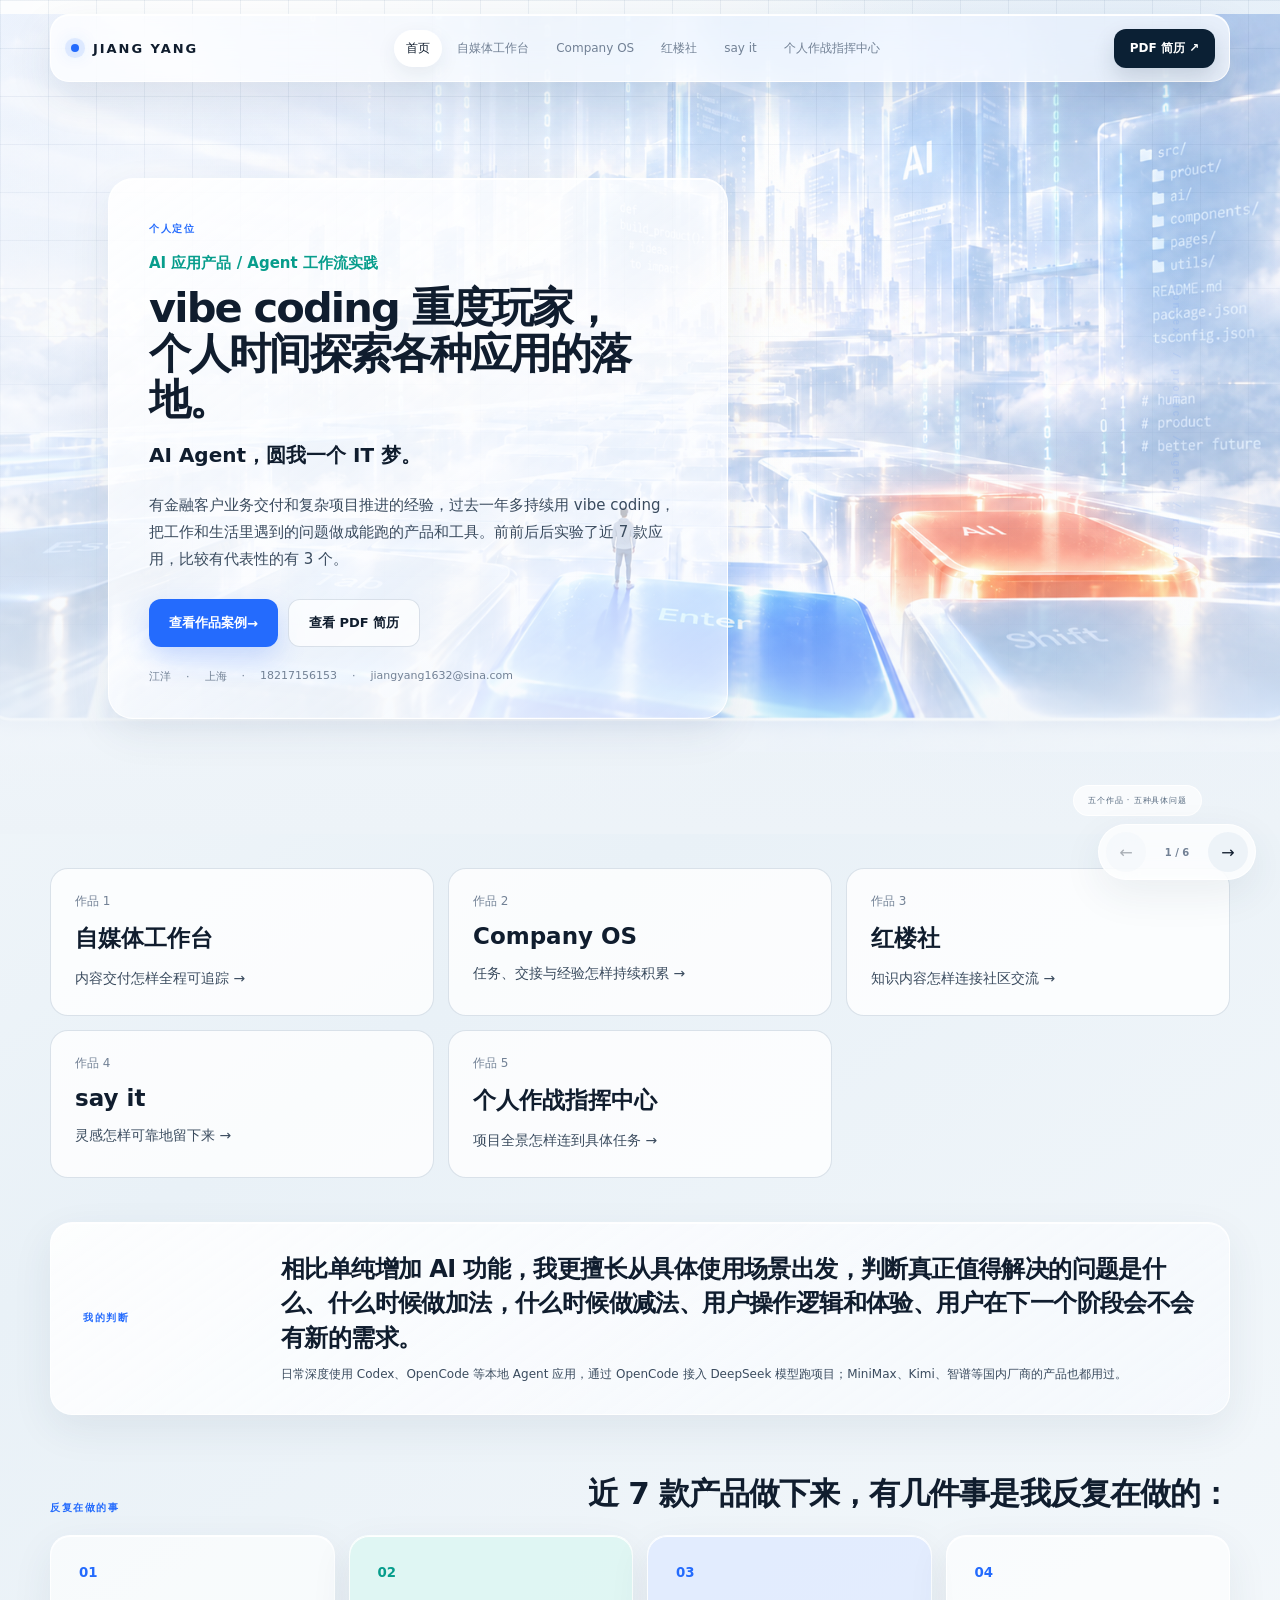
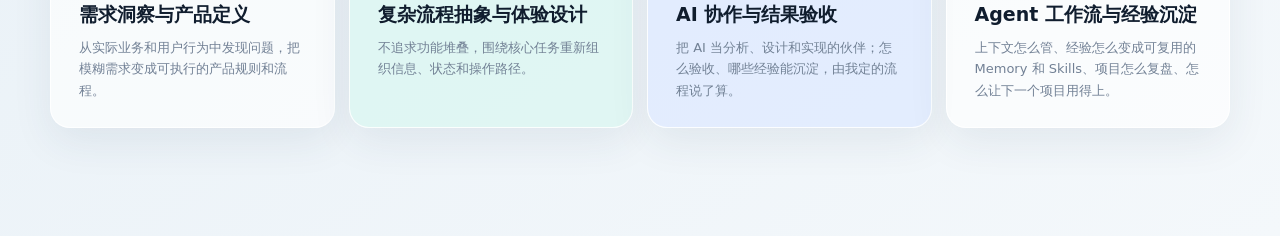
<file: index.html>
<!doctype html>
<html lang="zh-CN">
<head>
  <meta charset="UTF-8">
  <meta name="viewport" content="width=device-width, initial-scale=1, viewport-fit=cover">
  <meta name="description" content="江洋｜AI应用产品与Agent工作流实践作品集">
  <title>江洋｜AI 应用产品实践</title>
  <link rel="icon" href="data:image/svg+xml,%3Csvg xmlns='http://www.w3.org/2000/svg' viewBox='0 0 64 64'%3E%3Ccircle cx='32' cy='32' r='24' fill='%2313a88b'/%3E%3C/svg%3E">
  <link rel="stylesheet" href="style.css?v=media-4">
  <script src="data.js?v=media-4" defer></script>
  <script src="manuscript.js?v=media-4" defer></script>
  <script src="app.js?v=media-4" defer></script>
  <script src="analytics.js?v=1" defer></script>
</head>
<body>
  <a class="skip" href="#view">跳到主要内容</a>
  <header class="topbar">
    <a class="brand" href="#home" aria-label="返回首页">
      <span class="brand-node"></span>
      <strong>JIANG YANG</strong>
      <small>AI APPLICATION / AGENT WORKFLOW</small>
    </a>
    <button class="menu-button" id="menu-button" aria-expanded="false" aria-controls="main-nav">菜单</button>
    <nav id="main-nav" aria-label="主导航">
      <a href="#home">首页</a>
      <a href="#workflow">自媒体工作台</a>
      <a href="#company">Company OS</a>
      <a href="#honglou">红楼社</a>
      <a href="#sayit">say it</a>
      <a href="#radar">个人作战指挥中心</a>
    </nav>
    <a class="pdf-link" href="assets/resume.pdf" target="_blank">PDF 简历 ↗</a>
  </header>

  <main id="view" tabindex="-1"></main>

  <footer class="page-controls">
    <button id="prev" aria-label="上一页">←</button>
    <span id="page-position"></span>
    <button id="next" aria-label="下一页">→</button>
  </footer>

  <dialog id="image-dialog">
    <button id="dialog-close" aria-label="关闭图片">关闭 ×</button>
    <img id="dialog-image" alt="">
    <p id="dialog-caption"></p>
  </dialog>
</body>
</html>
</file>
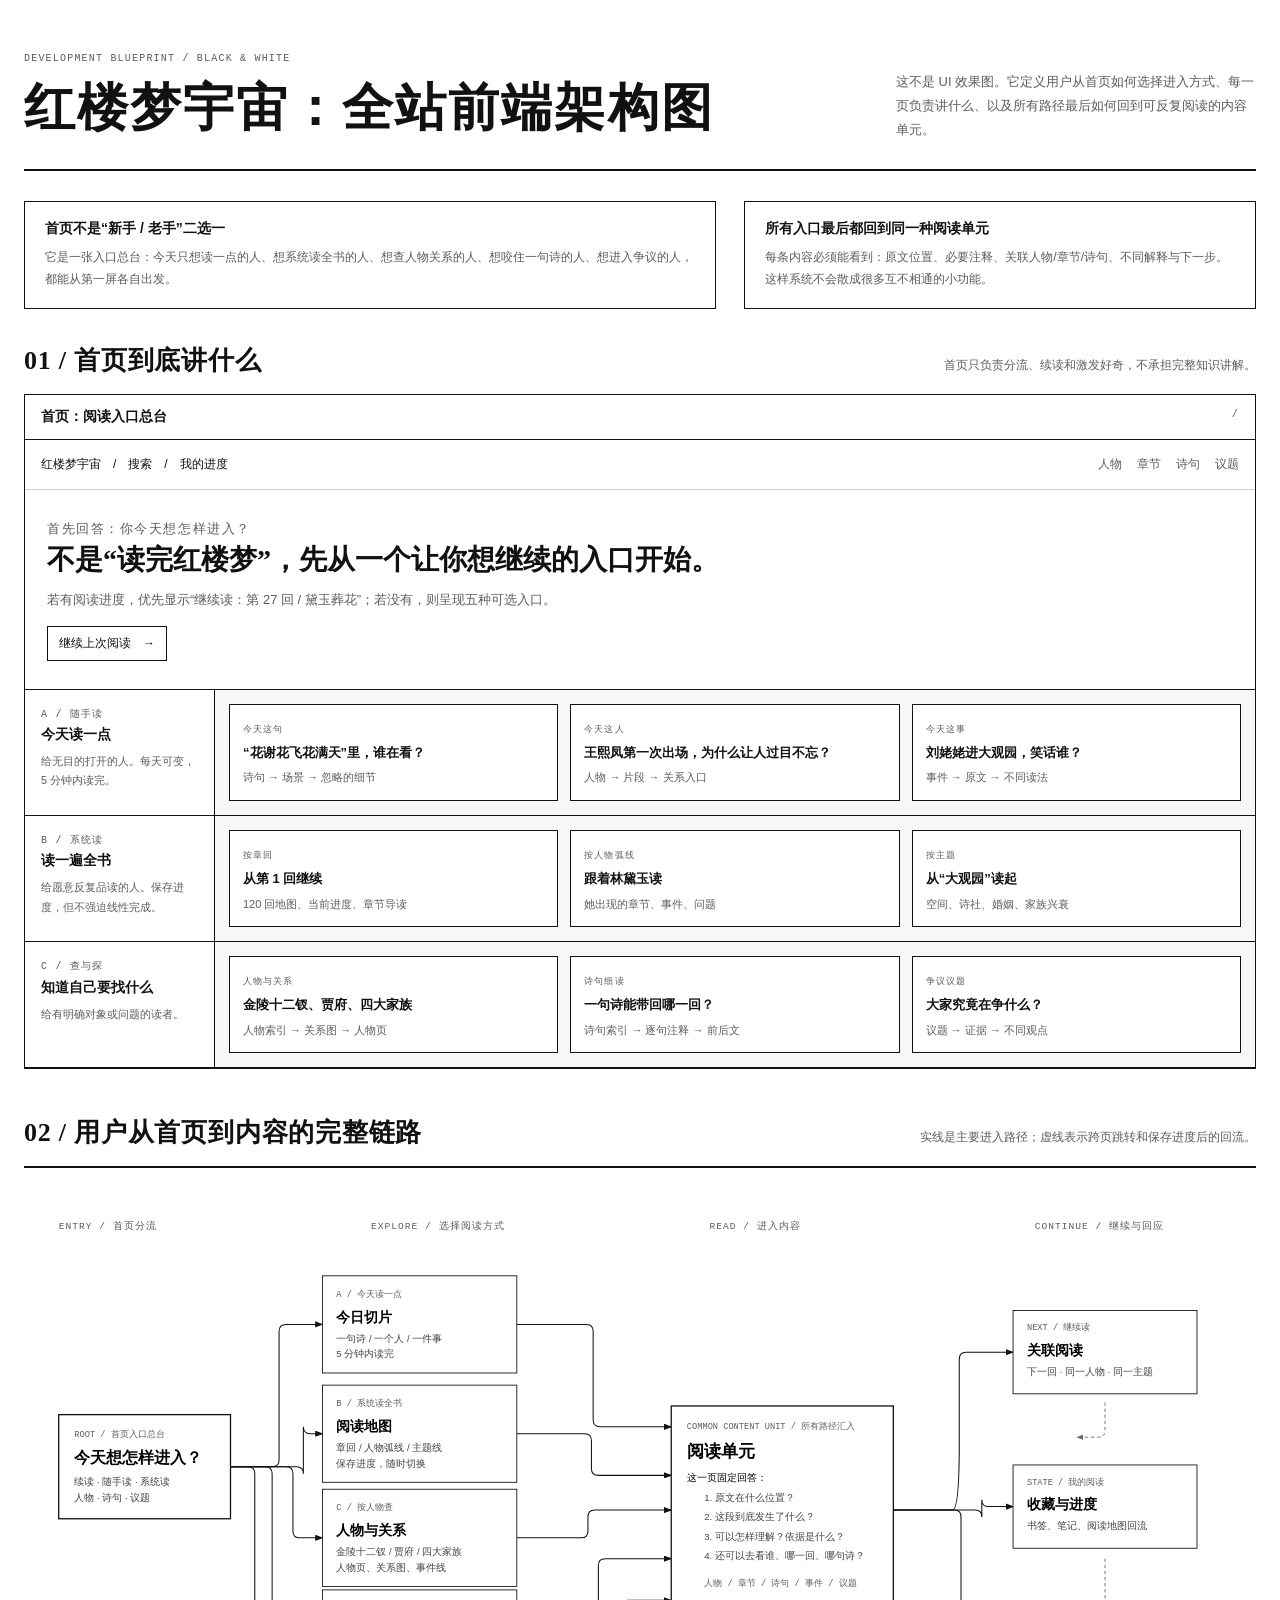
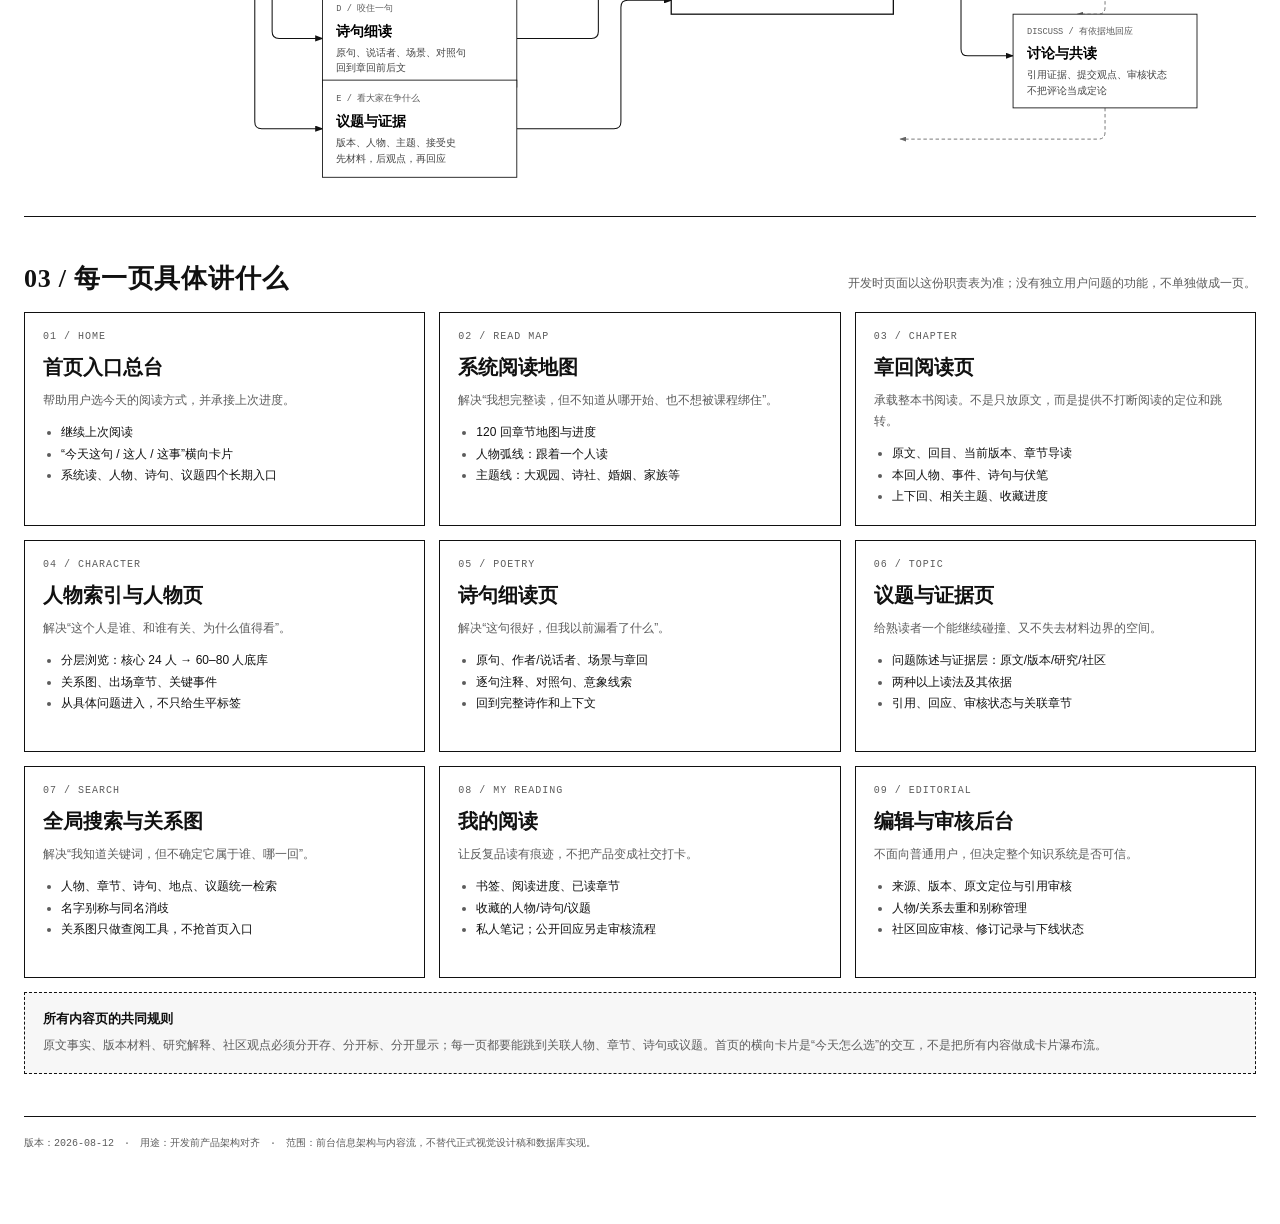
<file: assets/honglou-architecture.html>
<!doctype html>
<html lang="zh-CN">
<head>
  <meta charset="UTF-8" />
  <meta name="viewport" content="width=device-width, initial-scale=1.0" />
  <title>红楼梦宇宙 · 全站前端架构图</title>
  <style>
    :root { --paper:#fff; --ink:#111; --muted:#5c5c5c; --soft:#e8e8e8; --rule:#cfcfcf; --wash:#f7f7f7; }
    * { box-sizing:border-box; }
    body { margin:0; min-width:320px; color:var(--ink); background:var(--paper); font-family:"PingFang SC","Noto Sans SC",Arial,sans-serif; }
    .page { width:min(1480px,calc(100% - 48px)); margin:0 auto; padding:52px 0 72px; }
    header { display:flex; justify-content:space-between; gap:28px; align-items:flex-end; padding-bottom:26px; border-bottom:2px solid var(--ink); }
    .eyebrow,.tag,.node-type { margin:0; font-family:ui-monospace,SFMono-Regular,Menlo,monospace; font-size:10px; line-height:1.35; letter-spacing:.12em; color:var(--muted); }
    h1,h2,h3,p { margin-top:0; }
    h1 { margin:8px 0 0; font-family:"Songti SC","Noto Serif SC",serif; font-size:clamp(32px,4vw,52px); font-weight:600; letter-spacing:.04em; }
    .subtitle { max-width:360px; margin:0; color:var(--muted); font-size:13px; line-height:1.85; }
    .notice { display:grid; grid-template-columns:1.15fr .85fr; gap:28px; margin:30px 0 34px; }
    .notice > div { padding:18px 20px; border:1px solid var(--ink); }
    .notice strong { display:block; margin-bottom:8px; font-size:14px; }
    .notice p { margin:0; color:var(--muted); font-size:12px; line-height:1.85; }
    .wireframe { border:1px solid var(--ink); background:var(--wash); }
    .wireframe-title { display:flex; justify-content:space-between; padding:13px 16px; border-bottom:1px solid var(--ink); background:#fff; }
    .wireframe-title strong { font-size:14px; }
    .home-top { display:grid; grid-template-columns:1fr auto; gap:24px; padding:16px; border-bottom:1px solid var(--rule); background:#fff; font-size:12px; }
    .home-top nav { display:flex; gap:15px; color:var(--muted); }
    .home-hero { padding:28px 22px; border-bottom:1px solid var(--ink); background:#fff; }
    .home-hero h2 { margin-bottom:9px; font-family:"Songti SC","Noto Serif SC",serif; font-size:28px; font-weight:600; }
    .home-hero p { max-width:680px; margin:0; color:var(--muted); font-size:13px; line-height:1.8; }
    .home-hero .continue { display:inline-block; margin-top:14px; padding:8px 11px; border:1px solid var(--ink); font-size:12px; }
    .home-row { display:grid; grid-template-columns:190px 1fr; border-bottom:1px solid var(--ink); }
    .row-label { padding:18px 16px; border-right:1px solid var(--ink); background:#fff; }
    .row-label strong { display:block; margin:5px 0 7px; font-size:14px; }
    .row-label span { color:var(--muted); font-size:11px; line-height:1.65; }
    .card-track { display:grid; grid-template-columns:repeat(3,minmax(185px,1fr)); gap:12px; padding:14px; overflow:hidden; }
    .mini-card { min-height:96px; padding:13px; border:1px solid var(--ink); background:#fff; }
    .mini-card b { display:block; margin:7px 0; font-size:13px; line-height:1.5; }
    .mini-card p { margin:0; color:var(--muted); font-size:11px; line-height:1.6; }
    .mini-card .tag { font-size:9px; }
    .architecture { margin-top:46px; }
    .section-title { display:flex; align-items:baseline; justify-content:space-between; gap:20px; margin-bottom:16px; }
    .section-title h2 { margin:0; font-family:"Songti SC","Noto Serif SC",serif; font-size:26px; letter-spacing:.03em; }
    .section-title p { margin:0; color:var(--muted); font-size:12px; }
    .diagram-scroll { overflow-x:auto; border-top:2px solid var(--ink); border-bottom:1px solid var(--ink); padding:28px 0 30px; }
    svg { display:block; min-width:1210px; width:100%; height:auto; }
    .page-index { margin-top:44px; }
    .page-grid { display:grid; grid-template-columns:repeat(3,minmax(0,1fr)); gap:14px; }
    .page-card { min-height:212px; padding:18px; border:1px solid var(--ink); background:#fff; }
    .page-card .number { display:block; margin-bottom:12px; font-family:ui-monospace,SFMono-Regular,Menlo,monospace; font-size:10px; color:var(--muted); letter-spacing:.1em; }
    .page-card h3 { margin-bottom:9px; font-family:"Songti SC","Noto Serif SC",serif; font-size:20px; }
    .page-card p { margin-bottom:11px; color:var(--muted); font-size:12px; line-height:1.75; }
    .page-card ul { margin:0; padding-left:18px; font-size:12px; line-height:1.78; }
    .page-card li::marker { color:var(--muted); }
    .shared { margin-top:14px; padding:16px 18px; border:1px dashed var(--ink); background:var(--wash); }
    .shared strong { font-size:13px; }
    .shared p { margin:7px 0 0; color:var(--muted); font-size:12px; line-height:1.8; }
    footer { margin-top:42px; padding-top:18px; border-top:1px solid var(--ink); color:var(--muted); font-family:ui-monospace,SFMono-Regular,Menlo,monospace; font-size:10px; line-height:1.7; }
    @media (max-width:820px) { .page { width:min(100% - 28px,720px); padding-top:28px; } header,.notice { display:block; } .subtitle { margin-top:18px; } .notice > div + div { margin-top:12px; } .home-row { grid-template-columns:1fr; } .row-label { border-right:0; border-bottom:1px solid var(--ink); } .card-track { grid-template-columns:repeat(3,205px); overflow-x:auto; } .page-grid { grid-template-columns:1fr; } .section-title { display:block; } .section-title p { margin-top:8px; } }
    @media print { .page { width:100%; padding:24px; } .diagram-scroll { overflow:visible; } }
  </style>
</head>
<body>
  <main class="page">
    <header>
      <div><p class="eyebrow">DEVELOPMENT BLUEPRINT / BLACK &amp; WHITE</p><h1>红楼梦宇宙：全站前端架构图</h1></div>
      <p class="subtitle">这不是 UI 效果图。它定义用户从首页如何选择进入方式、每一页负责讲什么、以及所有路径最后如何回到可反复阅读的内容单元。</p>
    </header>

    <section class="notice" aria-label="架构原则">
      <div><strong>首页不是“新手 / 老手”二选一</strong><p>它是一张入口总台：今天只想读一点的人、想系统读全书的人、想查人物关系的人、想咬住一句诗的人、想进入争议的人，都能从第一屏各自出发。</p></div>
      <div><strong>所有入口最后都回到同一种阅读单元</strong><p>每条内容必须能看到：原文位置、必要注释、关联人物/章节/诗句、不同解释与下一步。这样系统不会散成很多互不相通的小功能。</p></div>
    </section>

    <section aria-labelledby="home-title">
      <div class="section-title"><h2 id="home-title">01 / 首页到底讲什么</h2><p>首页只负责分流、续读和激发好奇，不承担完整知识讲解。</p></div>
      <div class="wireframe">
        <div class="wireframe-title"><strong>首页：阅读入口总台</strong><span class="tag">/</span></div>
        <div class="home-top"><span>红楼梦宇宙　/　搜索　/　我的进度</span><nav><span>人物</span><span>章节</span><span>诗句</span><span>议题</span></nav></div>
        <div class="home-hero"><p class="tag">首先回答：你今天想怎样进入？</p><h2>不是“读完红楼梦”，先从一个让你想继续的入口开始。</h2><p>若有阅读进度，优先显示“继续读：第 27 回 / 黛玉葬花”；若没有，则呈现五种可选入口。</p><span class="continue">继续上次阅读　→</span></div>
        <div class="home-row"><div class="row-label"><p class="tag">A / 随手读</p><strong>今天读一点</strong><span>给无目的打开的人。每天可变，5 分钟内读完。</span></div><div class="card-track"><div class="mini-card"><span class="tag">今天这句</span><b>“花谢花飞花满天”里，谁在看？</b><p>诗句 → 场景 → 忽略的细节</p></div><div class="mini-card"><span class="tag">今天这人</span><b>王熙凤第一次出场，为什么让人过目不忘？</b><p>人物 → 片段 → 关系入口</p></div><div class="mini-card"><span class="tag">今天这事</span><b>刘姥姥进大观园，笑话谁？</b><p>事件 → 原文 → 不同读法</p></div></div></div>
        <div class="home-row"><div class="row-label"><p class="tag">B / 系统读</p><strong>读一遍全书</strong><span>给愿意反复品读的人。保存进度，但不强迫线性完成。</span></div><div class="card-track"><div class="mini-card"><span class="tag">按章回</span><b>从第 1 回继续</b><p>120 回地图、当前进度、章节导读</p></div><div class="mini-card"><span class="tag">按人物弧线</span><b>跟着林黛玉读</b><p>她出现的章节、事件、问题</p></div><div class="mini-card"><span class="tag">按主题</span><b>从“大观园”读起</b><p>空间、诗社、婚姻、家族兴衰</p></div></div></div>
        <div class="home-row"><div class="row-label"><p class="tag">C / 查与探</p><strong>知道自己要找什么</strong><span>给有明确对象或问题的读者。</span></div><div class="card-track"><div class="mini-card"><span class="tag">人物与关系</span><b>金陵十二钗、贾府、四大家族</b><p>人物索引 → 关系图 → 人物页</p></div><div class="mini-card"><span class="tag">诗句细读</span><b>一句诗能带回哪一回？</b><p>诗句索引 → 逐句注释 → 前后文</p></div><div class="mini-card"><span class="tag">争议议题</span><b>大家究竟在争什么？</b><p>议题 → 证据 → 不同观点</p></div></div></div>
      </div>
    </section>

    <section class="architecture" aria-labelledby="map-title">
      <div class="section-title"><h2 id="map-title">02 / 用户从首页到内容的完整链路</h2><p>实线是主要进入路径；虚线表示跨页跳转和保存进度后的回流。</p></div>
      <div class="diagram-scroll">
        <svg viewBox="0 0 1420 680" role="img" aria-label="红楼梦宇宙前端页面架构：首页分流到今日阅读、系统阅读、人物关系、诗句细读和议题讨论，并汇入阅读单元">
          <defs><marker id="arrow" markerWidth="8" markerHeight="6" refX="7" refY="3" orient="auto"><polygon points="0 0,8 3,0 6" fill="#111"/></marker><marker id="arrow-muted" markerWidth="8" markerHeight="6" refX="7" refY="3" orient="auto"><polygon points="0 0,8 3,0 6" fill="#666"/></marker></defs>
          <text x="40" y="38" font-size="11" font-family="monospace" fill="#5c5c5c" letter-spacing="1.2">ENTRY / 首页分流</text>
          <text x="400" y="38" font-size="11" font-family="monospace" fill="#5c5c5c" letter-spacing="1.2">EXPLORE / 选择阅读方式</text>
          <text x="790" y="38" font-size="11" font-family="monospace" fill="#5c5c5c" letter-spacing="1.2">READ / 进入内容</text>
          <text x="1165" y="38" font-size="11" font-family="monospace" fill="#5c5c5c" letter-spacing="1.2">CONTINUE / 继续与回应</text>

          <path d="M238 312 H286 Q294 312 294 304 V156 Q294 148 302 148 H344" fill="none" stroke="#111" stroke-width="1.2" marker-end="url(#arrow)"/>
          <path d="M238 312 H314 Q322 312 322 320 V266 Q322 274 330 274 H344" fill="none" stroke="#111" stroke-width="1.2" marker-end="url(#arrow)"/>
          <path d="M238 312 H302 Q310 312 310 320 V386 Q310 394 318 394 H344" fill="none" stroke="#111" stroke-width="1.2" marker-end="url(#arrow)"/>
          <path d="M238 312 H278 Q286 312 286 320 V502 Q286 510 294 510 H344" fill="none" stroke="#111" stroke-width="1.2" marker-end="url(#arrow)"/>
          <path d="M238 312 H258 Q266 312 266 320 V606 Q266 614 274 614 H344" fill="none" stroke="#111" stroke-width="1.2" marker-end="url(#arrow)"/>

          <path d="M568 148 H648 Q656 148 656 156 V258 Q656 266 664 266 H746" fill="none" stroke="#111" stroke-width="1.2" marker-end="url(#arrow)"/>
          <path d="M568 274 H646 Q654 274 654 282 V314 Q654 322 662 322 H746" fill="none" stroke="#111" stroke-width="1.2" marker-end="url(#arrow)"/>
          <path d="M568 394 H642 Q650 394 650 386 V370 Q650 362 658 362 H746" fill="none" stroke="#111" stroke-width="1.2" marker-end="url(#arrow)"/>
          <path d="M568 510 H654 Q662 510 662 502 V426 Q662 418 670 418 H746" fill="none" stroke="#111" stroke-width="1.2" marker-end="url(#arrow)"/>
          <path d="M568 614 H680 Q688 614 688 606 V474 Q688 466 696 466 H746" fill="none" stroke="#111" stroke-width="1.2" marker-end="url(#arrow)"/>

          <path d="M1002 362 H1070 Q1078 362 1078 286 V188 Q1078 180 1086 180 H1140" fill="none" stroke="#111" stroke-width="1.2" marker-end="url(#arrow)"/>
          <path d="M1002 362 H1096 Q1104 362 1104 370 V350 Q1104 358 1112 358 H1140" fill="none" stroke="#111" stroke-width="1.2" marker-end="url(#arrow)"/>
          <path d="M1002 362 H1072 Q1080 362 1080 370 V522 Q1080 530 1088 530 H1140" fill="none" stroke="#111" stroke-width="1.2" marker-end="url(#arrow)"/>
          <path d="M1246 238 V270 Q1246 278 1238 278 H1214" fill="none" stroke="#666" stroke-width="1" stroke-dasharray="4,3" marker-end="url(#arrow-muted)"/>
          <path d="M1246 418 V474 Q1246 482 1238 482 H1214" fill="none" stroke="#666" stroke-width="1" stroke-dasharray="4,3" marker-end="url(#arrow-muted)"/>
          <path d="M1246 590 V618 Q1246 626 1238 626 H1010" fill="none" stroke="#666" stroke-width="1" stroke-dasharray="4,3" marker-end="url(#arrow-muted)"/>

          <g><rect x="40" y="252" width="198" height="120" fill="#fff" stroke="#111" stroke-width="1.5"/><text x="58" y="278" font-size="10" font-family="monospace" fill="#5c5c5c">ROOT / 首页入口总台</text><text x="58" y="308" font-size="18" font-family="serif" font-weight="600">今天想怎样进入？</text><text x="58" y="333" font-size="11" font-family="sans-serif" fill="#444">续读 · 随手读 · 系统读</text><text x="58" y="351" font-size="11" font-family="sans-serif" fill="#444">人物 · 诗句 · 议题</text></g>
          <g><rect x="344" y="92" width="224" height="112" fill="#fff" stroke="#111"/><text x="360" y="116" font-size="10" font-family="monospace" fill="#5c5c5c">A / 今天读一点</text><text x="360" y="145" font-size="16" font-family="serif" font-weight="600">今日切片</text><text x="360" y="168" font-size="11" font-family="sans-serif" fill="#444">一句诗 / 一个人 / 一件事</text><text x="360" y="186" font-size="11" font-family="sans-serif" fill="#444">5 分钟内读完</text></g>
          <g><rect x="344" y="218" width="224" height="112" fill="#fff" stroke="#111"/><text x="360" y="242" font-size="10" font-family="monospace" fill="#5c5c5c">B / 系统读全书</text><text x="360" y="271" font-size="16" font-family="serif" font-weight="600">阅读地图</text><text x="360" y="294" font-size="11" font-family="sans-serif" fill="#444">章回 / 人物弧线 / 主题线</text><text x="360" y="312" font-size="11" font-family="sans-serif" fill="#444">保存进度，随时切换</text></g>
          <g><rect x="344" y="338" width="224" height="112" fill="#fff" stroke="#111"/><text x="360" y="362" font-size="10" font-family="monospace" fill="#5c5c5c">C / 按人物查</text><text x="360" y="391" font-size="16" font-family="serif" font-weight="600">人物与关系</text><text x="360" y="414" font-size="11" font-family="sans-serif" fill="#444">金陵十二钗 / 贾府 / 四大家族</text><text x="360" y="432" font-size="11" font-family="sans-serif" fill="#444">人物页、关系图、事件线</text></g>
          <g><rect x="344" y="454" width="224" height="112" fill="#fff" stroke="#111"/><text x="360" y="478" font-size="10" font-family="monospace" fill="#5c5c5c">D / 咬住一句</text><text x="360" y="507" font-size="16" font-family="serif" font-weight="600">诗句细读</text><text x="360" y="530" font-size="11" font-family="sans-serif" fill="#444">原句、说话者、场景、对照句</text><text x="360" y="548" font-size="11" font-family="sans-serif" fill="#444">回到章回前后文</text></g>
          <g><rect x="344" y="558" width="224" height="112" fill="#fff" stroke="#111"/><text x="360" y="582" font-size="10" font-family="monospace" fill="#5c5c5c">E / 看大家在争什么</text><text x="360" y="611" font-size="16" font-family="serif" font-weight="600">议题与证据</text><text x="360" y="634" font-size="11" font-family="sans-serif" fill="#444">版本、人物、主题、接受史</text><text x="360" y="652" font-size="11" font-family="sans-serif" fill="#444">先材料，后观点，再回应</text></g>
          <g><rect x="746" y="242" width="256" height="240" fill="#fff" stroke="#111" stroke-width="1.5"/><text x="764" y="268" font-size="10" font-family="monospace" fill="#5c5c5c">COMMON CONTENT UNIT / 所有路径汇入</text><text x="764" y="301" font-size="20" font-family="serif" font-weight="600">阅读单元</text><text x="764" y="328" font-size="12" font-family="sans-serif">这一页固定回答：</text><text x="784" y="352" font-size="11" font-family="sans-serif" fill="#444">1. 原文在什么位置？</text><text x="784" y="374" font-size="11" font-family="sans-serif" fill="#444">2. 这段到底发生了什么？</text><text x="784" y="396" font-size="11" font-family="sans-serif" fill="#444">3. 可以怎样理解？依据是什么？</text><text x="784" y="418" font-size="11" font-family="sans-serif" fill="#444">4. 还可以去看谁、哪一回、哪句诗？</text><text x="784" y="450" font-size="10" font-family="monospace" fill="#5c5c5c">人物 / 章节 / 诗句 / 事件 / 议题</text></g>
          <g><rect x="1140" y="132" width="212" height="96" fill="#fff" stroke="#111"/><text x="1156" y="155" font-size="10" font-family="monospace" fill="#5c5c5c">NEXT / 继续读</text><text x="1156" y="183" font-size="16" font-family="serif" font-weight="600">关联阅读</text><text x="1156" y="206" font-size="11" font-family="sans-serif" fill="#444">下一回 · 同一人物 · 同一主题</text></g>
          <g><rect x="1140" y="310" width="212" height="96" fill="#fff" stroke="#111"/><text x="1156" y="333" font-size="10" font-family="monospace" fill="#5c5c5c">STATE / 我的阅读</text><text x="1156" y="361" font-size="16" font-family="serif" font-weight="600">收藏与进度</text><text x="1156" y="384" font-size="11" font-family="sans-serif" fill="#444">书签、笔记、阅读地图回流</text></g>
          <g><rect x="1140" y="482" width="212" height="108" fill="#fff" stroke="#111"/><text x="1156" y="505" font-size="10" font-family="monospace" fill="#5c5c5c">DISCUSS / 有依据地回应</text><text x="1156" y="533" font-size="16" font-family="serif" font-weight="600">讨论与共读</text><text x="1156" y="556" font-size="11" font-family="sans-serif" fill="#444">引用证据、提交观点、审核状态</text><text x="1156" y="574" font-size="11" font-family="sans-serif" fill="#444">不把评论当成定论</text></g>
        </svg>
      </div>
    </section>

    <section class="page-index" aria-labelledby="pages-title">
      <div class="section-title"><h2 id="pages-title">03 / 每一页具体讲什么</h2><p>开发时页面以这份职责表为准；没有独立用户问题的功能，不单独做成一页。</p></div>
      <div class="page-grid">
        <article class="page-card"><span class="number">01 / HOME</span><h3>首页入口总台</h3><p>帮助用户选今天的阅读方式，并承接上次进度。</p><ul><li>继续上次阅读</li><li>“今天这句 / 这人 / 这事”横向卡片</li><li>系统读、人物、诗句、议题四个长期入口</li></ul></article>
        <article class="page-card"><span class="number">02 / READ MAP</span><h3>系统阅读地图</h3><p>解决“我想完整读，但不知道从哪开始、也不想被课程绑住”。</p><ul><li>120 回章节地图与进度</li><li>人物弧线：跟着一个人读</li><li>主题线：大观园、诗社、婚姻、家族等</li></ul></article>
        <article class="page-card"><span class="number">03 / CHAPTER</span><h3>章回阅读页</h3><p>承载整本书阅读。不是只放原文，而是提供不打断阅读的定位和跳转。</p><ul><li>原文、回目、当前版本、章节导读</li><li>本回人物、事件、诗句与伏笔</li><li>上下回、相关主题、收藏进度</li></ul></article>
        <article class="page-card"><span class="number">04 / CHARACTER</span><h3>人物索引与人物页</h3><p>解决“这个人是谁、和谁有关、为什么值得看”。</p><ul><li>分层浏览：核心 24 人 → 60–80 人底库</li><li>关系图、出场章节、关键事件</li><li>从具体问题进入，不只给生平标签</li></ul></article>
        <article class="page-card"><span class="number">05 / POETRY</span><h3>诗句细读页</h3><p>解决“这句很好，但我以前漏看了什么”。</p><ul><li>原句、作者/说话者、场景与章回</li><li>逐句注释、对照句、意象线索</li><li>回到完整诗作和上下文</li></ul></article>
        <article class="page-card"><span class="number">06 / TOPIC</span><h3>议题与证据页</h3><p>给熟读者一个能继续碰撞、又不失去材料边界的空间。</p><ul><li>问题陈述与证据层：原文/版本/研究/社区</li><li>两种以上读法及其依据</li><li>引用、回应、审核状态与关联章节</li></ul></article>
        <article class="page-card"><span class="number">07 / SEARCH</span><h3>全局搜索与关系图</h3><p>解决“我知道关键词，但不确定它属于谁、哪一回”。</p><ul><li>人物、章节、诗句、地点、议题统一检索</li><li>名字别称与同名消歧</li><li>关系图只做查阅工具，不抢首页入口</li></ul></article>
        <article class="page-card"><span class="number">08 / MY READING</span><h3>我的阅读</h3><p>让反复品读有痕迹，不把产品变成社交打卡。</p><ul><li>书签、阅读进度、已读章节</li><li>收藏的人物/诗句/议题</li><li>私人笔记；公开回应另走审核流程</li></ul></article>
        <article class="page-card"><span class="number">09 / EDITORIAL</span><h3>编辑与审核后台</h3><p>不面向普通用户，但决定整个知识系统是否可信。</p><ul><li>来源、版本、原文定位与引用审核</li><li>人物/关系去重和别称管理</li><li>社区回应审核、修订记录与下线状态</li></ul></article>
      </div>
      <div class="shared"><strong>所有内容页的共同规则</strong><p>原文事实、版本材料、研究解释、社区观点必须分开存、分开标、分开显示；每一页都要能跳到关联人物、章节、诗句或议题。首页的横向卡片是“今天怎么选”的交互，不是把所有内容做成卡片瀑布流。</p></div>
    </section>
    <footer>版本：2026-08-12　·　用途：开发前产品架构对齐　·　范围：前台信息架构与内容流，不替代正式视觉设计稿和数据库实现。</footer>
  </main>
</body>
</html>
</file>
<file: style.css>
:root {
  --bg: #edf3f8;
  --paper: rgba(255, 255, 255, .78);
  --paper-solid: #fff;
  --ink: #101d2e;
  --body: #3a4b5e;
  --muted: #728195;
  --border: rgba(127, 151, 178, .27);
  --grid: rgba(95, 126, 161, .10);
  --blue: #246bfd;
  --blue-soft: rgba(224, 235, 255, .82);
  --teal: #079d8c;
  --teal-soft: rgba(220, 246, 241, .78);
  --coral: #f06f5f;
  --navy: #0b2034;
  --shadow: 0 24px 70px rgba(35, 62, 91, .12);
  --shadow-soft: 0 14px 40px rgba(35, 62, 91, .08);
}

* { box-sizing: border-box; }
html { scroll-behavior: smooth; }
body {
  position: relative;
  isolation: isolate;
  margin: 0;
  min-width: 320px;
  color: var(--ink);
  background:
    radial-gradient(circle at 17% 2%, rgba(255,255,255,.94), transparent 35%),
    radial-gradient(circle at 88% 18%, rgba(139,185,255,.22), transparent 27%),
    linear-gradient(145deg, #f7fafc 0%, #e9f1f7 48%, #f4f8fb 100%);
  font-family: "PingFang SC", "Microsoft YaHei", system-ui, sans-serif;
  -webkit-font-smoothing: antialiased;
}
body.home-route::after {
  content: "";
  position: absolute;
  z-index: -2;
  inset: 0 0 auto;
  height: 820px;
  pointer-events: none;
  background-image:
    linear-gradient(to bottom, rgba(245,249,254,.06) 0%, rgba(244,249,255,.03) 68%, var(--bg) 100%),
    linear-gradient(90deg, rgba(245,249,254,.54) 0%, rgba(244,249,255,.08) 58%),
    url("assets/hero-code-world.png");
  background-position: center top, center top, center -40px;
  background-size: cover, cover, 108% auto;
  background-repeat: no-repeat;
}
body::before {
  content: "";
  position: fixed;
  inset: 0;
  z-index: -1;
  pointer-events: none;
  background-image:
    linear-gradient(var(--grid) 1px, transparent 1px),
    linear-gradient(90deg, var(--grid) 1px, transparent 1px);
  background-size: 48px 48px;
  mask-image: linear-gradient(to bottom, black, transparent 82%);
}
button, a { font: inherit; }
button { color: inherit; }
a { color: inherit; text-decoration: none; }
.skip { position: fixed; z-index: 99; left: 16px; top: -60px; padding: 10px 16px; color: white; background: var(--navy); }
.skip:focus { top: 12px; }

.glass-panel {
  border: 1px solid rgba(255,255,255,.88);
  background: linear-gradient(145deg, rgba(255,255,255,.88), rgba(247,250,255,.62));
  box-shadow: inset 0 1px 0 rgba(255,255,255,.9), var(--shadow-soft);
  backdrop-filter: blur(24px) saturate(118%);
  -webkit-backdrop-filter: blur(24px) saturate(118%);
}

.topbar {
  position: sticky;
  z-index: 20;
  top: 14px;
  width: min(1180px, calc(100% - 48px));
  height: 68px;
  margin: 14px auto 0;
  padding: 0 14px 0 20px;
  display: grid;
  grid-template-columns: minmax(210px, 1fr) auto minmax(118px, 1fr);
  align-items: center;
  gap: 20px;
  border: 1px solid rgba(255,255,255,.9);
  border-radius: 19px;
  background: rgba(255,255,255,.70);
  box-shadow: 0 16px 44px rgba(35,62,91,.10), inset 0 1px 0 white;
  backdrop-filter: blur(22px) saturate(120%);
}
.brand { display: grid; grid-template-columns: 12px auto; column-gap: 10px; align-items: center; width: max-content; }
.brand-node { grid-row: 1 / 3; width: 8px; height: 8px; border-radius: 50%; background: var(--blue); box-shadow: 0 0 0 6px rgba(36,107,253,.10), 0 0 18px rgba(36,107,253,.45); }
.brand strong { font-size: 13px; letter-spacing: .15em; }
.brand small { color: var(--muted); font-size: 8px; letter-spacing: .10em; }
#main-nav { display: flex; align-items: center; gap: 3px; }
#main-nav a { padding: 10px 12px; border-radius: 99px; color: var(--muted); font-size: 12px; white-space: nowrap; transition: .2s ease; }
#main-nav a:hover, #main-nav a[aria-current] { color: var(--ink); background: rgba(255,255,255,.92); box-shadow: 0 7px 20px rgba(28,53,78,.08); }
.pdf-link { justify-self: end; padding: 11px 16px; border-radius: 12px; color: white; background: var(--navy); box-shadow: 0 10px 22px rgba(11,32,52,.15); font-size: 12px; font-weight: 800; }
.menu-button { display: none; }

#view { min-height: calc(100vh - 96px); }
.route-page { position: relative; width: min(1180px, calc(100% - 48px)); min-height: calc(100vh - 96px); margin: 0 auto; padding: 34px 0 108px; animation: enter .42s ease both; }
.route-page::before { content: "context / product / agent / review"; position: absolute; z-index: -1; right: -86px; top: 340px; color: rgba(36,107,253,.085); font: 800 10px/1 ui-monospace, SFMono-Regular, Menlo, monospace; letter-spacing: .23em; transform: rotate(90deg); pointer-events: none; }
@keyframes enter { from { opacity: 0; transform: translateY(10px); } }
.eyebrow { color: var(--blue); font-size: 10px; font-weight: 900; letter-spacing: .16em; text-transform: uppercase; }
.primary, .secondary { display: inline-flex; align-items: center; justify-content: center; min-height: 48px; padding: 0 20px; border-radius: 12px; font-size: 13px; font-weight: 800; transition: .2s ease; }
.primary { color: white; background: var(--blue); box-shadow: 0 12px 28px rgba(36,107,253,.22); }
.primary:hover { transform: translateY(-2px); box-shadow: 0 16px 34px rgba(36,107,253,.28); }
.secondary { background: rgba(255,255,255,.72); border: 1px solid rgba(129,151,175,.28); }

/* 首页 */
.home-page { padding-top: 26px; }
.hero-stage {
  position: relative;
  min-height: 730px;
  padding: 70px 58px 54px;
  overflow: hidden;
  border: 0;
  border-radius: 0;
  background: transparent;
  box-shadow: none;
}
.hero-stage::after { content: none; }
.hero-panel { position: relative; z-index: 2; width: min(620px, 64%); padding: 38px 40px 34px; border-radius: 25px; }
.hero-panel .role { margin: 18px 0 12px; color: var(--teal); font-size: 15px; font-weight: 800; }
.hero-panel h1 { margin: 0; font-size: clamp(38px, 3.25vw, 48px); line-height: 1.11; letter-spacing: -.045em; }
.mobile-break { display: none; }
.hero-panel .experience-dream { margin: 18px 0 0; color: var(--ink); font-size: 20px; font-weight: 900; line-height: 1.45; }
.hero-intro { max-width: 560px; margin: 22px 0 0; color: var(--body); font-size: 15px; line-height: 1.8; }
.hero-actions { display: flex; gap: 10px; margin-top: 26px; }
.contact-line { display: flex; flex-wrap: wrap; gap: 8px 15px; margin-top: 22px; color: var(--muted); font-size: 11px; }
.contact-line span + span::before { content: "·"; margin-right: 15px; }
.case-dock { position: absolute; z-index: 3; left: 58px; bottom: 22px; width: min(505px, 54%); display: grid; grid-template-columns: repeat(3, 1fr); gap: 5px; padding: 6px; border: 1px solid rgba(255,255,255,.9); border-radius: 16px; background: rgba(247,251,255,.74); box-shadow: 0 14px 40px rgba(28,55,86,.12); backdrop-filter: blur(20px); }
.case-dock a { display: grid; gap: 6px; min-width: 0; padding: 11px 13px; border-radius: 11px; transition: .2s ease; }
.case-dock a:hover { background: white; transform: translateY(-2px); }
.case-dock small { color: var(--teal); font-size: 9px; font-weight: 900; }
.case-dock a:last-child small { color: var(--coral); }
.case-dock strong { overflow: hidden; font-size: 13px; text-overflow: ellipsis; white-space: nowrap; }
.hero-mark { position: absolute; z-index: 2; right: 28px; bottom: 22px; padding: 9px 14px; border: 1px solid rgba(255,255,255,.9); border-radius: 99px; color: #586b80; background: rgba(255,255,255,.66); backdrop-filter: blur(12px); font-size: 8px; letter-spacing: .11em; }
.value-heading { display: flex; align-items: end; justify-content: space-between; gap: 30px; margin: 58px 0 20px; }
.value-heading h2 { max-width: 720px; margin: 0; font-size: 31px; letter-spacing: -.03em; }
.value-strip { display: grid; grid-template-columns: repeat(3, 1fr); gap: 14px; }
.value-strip.four-up { grid-template-columns: repeat(4, 1fr); }
.value-strip article, .method-grid article { min-height: 165px; padding: 26px 28px; border: 1px solid rgba(255,255,255,.84); border-radius: 20px; background: rgba(255,255,255,.62); box-shadow: inset 0 1px 0 white, var(--shadow-soft); backdrop-filter: blur(18px); }
.value-strip article:nth-child(2), .method-grid article:nth-child(2) { background: var(--teal-soft); }
.value-strip article:nth-child(3), .method-grid article:nth-child(4) { background: var(--blue-soft); }
.value-strip small, .method-grid small { color: var(--blue); font-weight: 900; }
.value-strip article:nth-child(2) small, .method-grid article:nth-child(2) small { color: var(--teal); }
.value-strip h3, .method-grid h3 { margin: 21px 0 9px; font-size: 19px; }
.value-strip p, .method-grid p { margin: 0; color: var(--muted); font-size: 13px; line-height: 1.65; }
.profile-bridge { display: grid; grid-template-columns: 170px minmax(0,1fr); gap: 8px 28px; align-items: start; margin-top: 0; padding: 29px 32px; border-radius: 22px; }
.profile-bridge .eyebrow { grid-row: 1 / 3; align-self: center; }
.profile-bridge h2 { margin: 0; font-size: 24px; line-height: 1.45; letter-spacing: -.025em; }
.profile-bridge p { grid-column: 2; margin: 0; color: var(--body); font-size: 12px; line-height: 1.75; }

/* 案例 */
.case-heading, .page-heading { display: flex; align-items: flex-start; justify-content: space-between; gap: 30px; padding: 30px 34px; border-radius: 24px; }
.case-heading h1, .page-heading h1 { margin: 12px 0 8px; font-size: clamp(42px, 5vw, 66px); line-height: 1.08; letter-spacing: -.045em; }
.case-heading p, .page-heading p { max-width: 780px; margin: 0; color: var(--teal); font-size: 15px; font-weight: 800; }
.status { padding: 9px 13px; border: 1px solid rgba(36,107,253,.16); border-radius: 99px; color: var(--blue); background: rgba(231,239,255,.72); font-size: 11px; font-weight: 800; white-space: nowrap; }
.case-actions { display: flex; flex-direction: column; align-items: flex-end; gap: 9px; }
.case-live { padding: 10px 14px; border-radius: 11px; color: white; background: var(--navy); font-size: 11px; font-weight: 800; box-shadow: 0 10px 22px rgba(11,32,52,.14); white-space: nowrap; }
.case-signal { position: absolute; z-index: -1; top: 112px; right: -14px; display: grid; gap: 8px; color: rgba(36,107,253,.095); font: 800 9px/1 ui-monospace, SFMono-Regular, Menlo, monospace; letter-spacing: .16em; text-transform: uppercase; pointer-events: none; }
blockquote { max-width: 990px; margin: 38px 0 30px; color: var(--navy); font-size: clamp(25px, 3.2vw, 42px); font-weight: 900; line-height: 1.3; letter-spacing: -.035em; }
.case-tabs { display: inline-grid; grid-template-columns: repeat(3, auto); gap: 6px; margin-bottom: 24px; padding: 6px; border: 1px solid rgba(255,255,255,.9); border-radius: 99px; background: rgba(255,255,255,.58); box-shadow: var(--shadow-soft); backdrop-filter: blur(18px); }
.case-tabs button { border: 0; border-radius: 99px; padding: 11px 18px; color: var(--muted); background: transparent; cursor: pointer; }
.case-tabs button[aria-selected="true"] { color: white; background: var(--navy); box-shadow: 0 8px 18px rgba(11,32,52,.16); }
.case-panel { animation: enter .28s ease both; }
.overview-grid { display: grid; grid-template-columns: .92fr 1.08fr; gap: 22px; align-items: stretch; }
.problem-card { min-height: 480px; padding: 36px; border-radius: 24px; }
.problem-card h2 { margin: 15px 0 22px; font-size: clamp(27px, 3vw, 40px); line-height: 1.28; letter-spacing: -.03em; }
.case-background { margin: 0; color: var(--body); font-size: 15px; line-height: 1.8; }
.problem-card ul { display: grid; gap: 12px; margin: 25px 0 0; padding: 0; list-style: none; }
.problem-card li { position: relative; padding-left: 20px; color: var(--body); font-size: 13px; line-height: 1.65; }
.problem-card li::before { content: ""; position: absolute; left: 0; top: .58em; width: 7px; height: 7px; border-radius: 50%; background: var(--teal); box-shadow: 0 0 0 5px rgba(7,157,140,.09); }
.product-shot { min-width: 0; margin: 0; }
.product-shot figcaption { display: grid; gap: 5px; min-height: 64px; padding: 2px 4px 12px; }
.product-shot figcaption strong { font-size: 16px; }
.product-shot figcaption span { color: var(--muted); font-size: 12px; line-height: 1.55; }
.shot-frame { display: block; width: 100%; padding: 14px; overflow: hidden; border: 1px solid rgba(137,157,177,.28); border-radius: 22px; background: rgba(255,255,255,.74); box-shadow: inset 0 1px 0 white, var(--shadow-soft); cursor: zoom-in; }
.shot-frame img { display: block; width: 100%; aspect-ratio: 16 / 10; border-radius: 12px; object-fit: cover; background: #edf2f5; }
.hero-shot { display: grid; grid-template-rows: auto 1fr; }
.hero-shot .shot-frame { height: 100%; }
.hero-shot .shot-frame img { height: 100%; min-height: 390px; }
.flow-row { display: grid; grid-template-columns: 112px 1fr; gap: 18px; align-items: center; margin-top: 22px; padding: 22px; border-radius: 20px; }
.flow-row > span { color: var(--muted); font-size: 12px; font-weight: 900; }
.flow-row > div { display: flex; align-items: center; min-width: 0; }
.flow-row b { flex: 1 1 0; min-width: 74px; padding: 13px 10px; border: 1px solid rgba(137,157,177,.25); border-radius: 12px; background: rgba(255,255,255,.72); text-align: center; font-size: 12px; }
.flow-row i { flex: 0 0 22px; color: var(--teal); text-align: center; font-style: normal; }
.core-conclusion { display: grid; grid-template-columns: 120px 1fr; gap: 18px; align-items: center; margin-top: 18px; padding: 27px 30px; border-radius: 21px; color: white; background: linear-gradient(120deg, var(--navy), #123a5e); box-shadow: 0 18px 48px rgba(11,32,52,.17); }
.core-conclusion span { color: #65d6c6; font-size: 11px; font-weight: 900; letter-spacing: .08em; }
.core-conclusion strong { font-size: clamp(18px, 2vw, 25px); line-height: 1.55; }
.judgment-lead { padding: 38px; border-radius: 24px; }
.judgment-lead h2 { max-width: 980px; margin: 15px 0 18px; font-size: clamp(30px, 4vw, 50px); line-height: 1.25; letter-spacing: -.035em; }
.judgment-lead p { max-width: 850px; margin: 0; color: var(--teal); font-size: 15px; font-weight: 800; line-height: 1.75; }
.choice-grid { display: grid; grid-template-columns: repeat(auto-fit, minmax(230px, 1fr)); gap: 15px; margin-top: 18px; }
.choice-grid article { min-height: 220px; padding: 29px; border: 1px solid rgba(255,255,255,.86); border-radius: 21px; background: rgba(255,255,255,.64); box-shadow: var(--shadow-soft); backdrop-filter: blur(18px); transition: .2s ease; }
.choice-grid article:hover, .choice-grid article:focus { transform: translateY(-4px); outline: none; background: rgba(255,255,255,.88); }
.choice-grid small { color: var(--blue); font-weight: 900; }
.choice-grid article:nth-child(2) small { color: var(--teal); }
.choice-grid article:nth-child(3) small { color: var(--coral); }
.choice-grid h3 { margin: 28px 0 12px; font-size: 21px; }
.choice-grid p { margin: 0; color: var(--body); font-size: 13px; line-height: 1.75; }
.measure-block { display: grid; grid-template-columns: minmax(280px,.8fr) minmax(0,1.2fr); gap: 30px; align-items: center; margin-top: 18px; padding: 25px 28px; border-radius: 20px; }
.measure-block h3 { margin: 10px 0 0; font-size: 20px; line-height: 1.45; }
.measure-block ul { display: grid; grid-template-columns: 1fr 1fr; gap: 8px; margin: 0; padding: 0; list-style: none; }
.measure-block li { padding: 12px 14px; border: 1px solid var(--border); border-radius: 12px; color: var(--body); background: rgba(255,255,255,.58); font-size: 12px; }
.proof-summary { display: grid; grid-template-columns: .85fr .85fr 1.3fr; gap: 14px; }
.proof-summary article { min-height: 160px; padding: 27px; border: 1px solid rgba(255,255,255,.86); border-radius: 20px; background: rgba(255,255,255,.66); box-shadow: var(--shadow-soft); backdrop-filter: blur(18px); }
.proof-summary article:last-child { color: white; background: linear-gradient(135deg, var(--navy), #123a5e); border-color: transparent; }
.proof-summary span { color: var(--teal); font-size: 11px; font-weight: 900; }
.proof-summary p { margin: 17px 0 0; color: inherit; font-size: 13px; line-height: 1.75; }
.evidence-boundary { display: grid; grid-template-columns: 115px 1fr; gap: 22px; align-items: center; margin-top: 15px; padding: 22px 26px; border-radius: 18px; }
.evidence-boundary span { color: var(--coral); font-size: 11px; font-weight: 900; }
.evidence-boundary p { margin: 0; color: var(--body); font-size: 13px; line-height: 1.7; }
.evidence-gallery { display: grid; grid-template-columns: repeat(2, minmax(0, 1fr)); gap: 25px 18px; margin-top: 32px; }
.evidence-gallery .product-shot figcaption { min-height: 76px; }

/* 方法与经历 */
.page-heading { display: block; }
.page-heading p { line-height: 1.7; }
.experience-heading .experience-dream { max-width: none; margin: 18px 0 8px; color: var(--ink); font-size: 20px; font-weight: 900; line-height: 1.5; }
.practice-feature { display: grid; grid-template-columns: .92fr 1.08fr; gap: 22px; align-items: stretch; margin-top: 28px; }
.practice-feature > article { padding: 34px; border-radius: 23px; }
.practice-feature h2 { margin: 15px 0 0; font-size: 42px; }
.practice-feature h3 { margin: 15px 0; font-size: 20px; line-height: 1.5; }
.practice-feature p { color: var(--body); font-size: 14px; line-height: 1.8; }
.practice-feature article > strong { display: block; margin-top: 22px; padding-top: 18px; border-top: 1px solid var(--border); color: var(--teal); font-size: 13px; line-height: 1.7; }
.practice-feature article blockquote { margin: 22px 0; font-size: 20px; line-height: 1.45; }
.practice-link { display: inline-flex; margin-top: 2px; }
.harness-feature { display: grid; grid-template-columns: minmax(260px,.75fr) minmax(0,1.25fr); gap: 46px; margin-top: 22px; padding: 34px; border-radius: 23px; }
.harness-feature h2 { margin: 13px 0 0; font-size: 31px; }
.harness-feature h3 { margin: 0 0 12px; font-size: 22px; line-height: 1.45; }
.harness-feature p { margin: 0; color: var(--body); font-size: 13px; line-height: 1.8; }
.harness-feature strong { display: block; margin-top: 18px; color: var(--blue); font-size: 13px; line-height: 1.7; }
.method-heading { margin: 46px 0 18px; }
.method-heading h2 { margin: 10px 0 0; font-size: 31px; }
.method-grid { display: grid; grid-template-columns: repeat(4, 1fr); gap: 13px; }
.method-grid article { min-height: 190px; }
.current-role, .fit-block { margin-top: 28px; padding: 32px 35px; border-radius: 23px; color: white; background: linear-gradient(130deg, var(--navy), #123b5c); box-shadow: 0 20px 52px rgba(11,32,52,.16); }
.current-role > span, .fit-block > span { color: #62d4c3; font-size: 11px; font-weight: 900; }
.current-role h2, .fit-block h2 { margin: 13px 0 11px; font-size: 28px; }
.current-role h3 { max-width: 900px; margin: 0 0 12px; color: white; font-size: 15px; line-height: 1.65; }
.current-role p, .fit-block p { max-width: 920px; margin: 0; color: #d4e0e8; font-size: 14px; line-height: 1.75; }
.experience-section { margin-top: 45px; }
.section-label { display: flex; align-items: center; gap: 16px; margin-bottom: 18px; }
.section-label span { color: var(--blue); font-size: 12px; font-weight: 900; }
.section-label h2 { margin: 0; font-size: 26px; }
.finance-projects { display: grid; grid-template-columns: repeat(3, 1fr); gap: 14px; }
.finance-projects article, .career-timeline article, .role-evolution article { padding: 25px; border: 1px solid rgba(255,255,255,.86); border-radius: 19px; background: rgba(255,255,255,.64); box-shadow: var(--shadow-soft); backdrop-filter: blur(18px); }
.finance-projects small, .career-timeline small, .role-evolution small { color: var(--teal); font-size: 10px; font-weight: 900; }
.finance-projects h3, .career-timeline h3, .role-evolution h3 { margin: 18px 0 9px; font-size: 18px; }
.finance-projects p, .career-timeline p, .role-evolution p { margin: 0; color: var(--muted); font-size: 12px; line-height: 1.65; }
.role-evolution { display: grid; grid-template-columns: repeat(5, 1fr); gap: 10px; }
.role-evolution article { position: relative; min-height: 175px; }
.role-evolution article:last-child { background: var(--blue-soft); }
.experience-quote { max-width: none; margin: 14px 0 0; padding: 25px 29px; border-radius: 18px; color: var(--ink); background: var(--teal-soft); font-size: 19px; }
.career-timeline { display: grid; grid-template-columns: 1fr 1fr; gap: 14px; }
.career-timeline article { min-height: 175px; }
.career-timeline .gap-card { background: rgba(226,238,255,.72); }
.education-grid { display: grid; grid-template-columns: 1fr 1fr; gap: 14px; }
.education-grid article { padding: 27px; border-radius: 20px; }
.education-grid small { color: var(--teal); font-size: 10px; font-weight: 900; }
.education-grid h3 { margin: 17px 0 9px; font-size: 18px; }
.education-grid p { margin: 0; color: var(--muted); font-size: 12px; line-height: 1.7; }
.fit-block { margin-top: 46px; }
.fit-block blockquote { max-width: 960px; margin: 25px 0 0; padding-top: 23px; border-top: 1px solid rgba(255,255,255,.14); color: white; font-size: 18px; line-height: 1.6; }
.fit-block > div { display: flex; flex-wrap: wrap; gap: 9px; margin-top: 23px; }
.fit-block > div > * { padding: 9px 12px; border-radius: 99px; color: white; background: rgba(255,255,255,.10); font-size: 11px; }

.page-controls { position: fixed; z-index: 18; right: 24px; bottom: 20px; display: grid; grid-template-columns: 40px auto 40px; align-items: center; gap: 8px; padding: 7px; border: 1px solid rgba(255,255,255,.88); border-radius: 99px; background: rgba(255,255,255,.72); box-shadow: var(--shadow-soft); backdrop-filter: blur(18px); }
.page-controls button { width: 40px; height: 40px; border: 0; border-radius: 50%; background: rgba(234,241,247,.8); cursor: pointer; }
.page-controls button:disabled { opacity: .35; cursor: default; }
.page-controls span { min-width: 46px; color: var(--muted); text-align: center; font-size: 10px; font-weight: 900; }
dialog { width: min(1180px, calc(100% - 32px)); padding: 18px; border: 1px solid rgba(255,255,255,.8); border-radius: 22px; background: rgba(249,252,255,.90); box-shadow: 0 25px 100px rgba(6,24,40,.28); backdrop-filter: blur(20px); }
dialog::backdrop { background: rgba(7,22,36,.62); backdrop-filter: blur(8px); }
dialog img { display: block; max-width: 100%; max-height: 78vh; margin: 0 auto; border-radius: 12px; }
dialog p { margin: 14px 0 0; color: var(--body); text-align: center; }
#dialog-close { display: block; margin: 0 0 12px auto; padding: 8px 11px; border: 0; border-radius: 9px; background: rgba(225,234,242,.85); cursor: pointer; }

@media (max-width: 980px) {
  .topbar { grid-template-columns: 1fr auto auto; }
  .menu-button { display: block; padding: 9px 12px; border: 1px solid var(--border); border-radius: 10px; background: rgba(255,255,255,.78); }
  #main-nav { position: fixed; left: 20px; right: 20px; top: 88px; display: none; padding: 12px; flex-direction: column; align-items: stretch; border: 1px solid rgba(255,255,255,.9); border-radius: 17px; background: rgba(255,255,255,.94); box-shadow: var(--shadow); backdrop-filter: blur(20px); }
  #main-nav.open { display: flex; }
  #main-nav a { padding: 13px 15px; }
  .hero-stage { min-height: 660px; padding: 52px 38px; }
  .hero-panel { width: 70%; }
  .case-dock { left: 38px; width: 62%; }
  .overview-grid, .practice-feature, .harness-feature { grid-template-columns: 1fr; }
  .problem-card { min-height: auto; }
  .hero-shot .shot-frame img { min-height: 0; }
  .method-grid { grid-template-columns: 1fr 1fr; }
  .value-strip.four-up { grid-template-columns: 1fr 1fr; }
  .profile-bridge { grid-template-columns: 1fr; }
  .profile-bridge .eyebrow, .profile-bridge h2, .profile-bridge p { grid-column: 1; grid-row: auto; }
  .profile-bridge h2 { white-space: normal; }
  .role-evolution { grid-template-columns: 1fr 1fr; }
  .proof-summary { grid-template-columns: 1fr; }
}

@media (max-width: 640px) {
  body.home-route::after { height: 820px; background-position: center top, center top, 59% top; background-size: cover, cover, auto 820px; }
  body::before { background-size: 34px 34px; }
  .topbar { top: 8px; width: calc(100% - 24px); height: 58px; margin-top: 8px; padding-inline: 14px 9px; grid-template-columns: 1fr auto; gap: 8px; border-radius: 15px; }
  .brand small, .pdf-link { display: none; }
  .menu-button { grid-column: 2; }
  #main-nav { left: 10px; right: 10px; top: 75px; }
  #view { min-height: calc(100vh - 74px); }
  .route-page { width: calc(100% - 24px); min-height: calc(100vh - 74px); padding: 20px 0 90px; }
  .case-signal { right: 0; }
  .hero-stage { min-height: 760px; padding: 22px 16px 24px; border-radius: 0; }
  .hero-stage::before { content: ""; position: absolute; inset: 0; background: linear-gradient(to bottom, rgba(246,250,255,.1), rgba(246,250,255,.52)); }
  .hero-panel { width: 100%; padding: 26px 24px 24px; border-radius: 19px; }
  .hero-panel h1 { font-size: 34px; line-height: 1.15; }
  .mobile-break { display: block; }
  .hero-panel .experience-dream { margin-top: 14px; font-size: 17px; }
  .hero-panel .role { font-size: 13px; }
  .hero-intro { margin-top: 17px; font-size: 13px; line-height: 1.7; }
  .hero-actions { display: grid; margin-top: 20px; }
  .contact-line { display: none; }
  .case-dock { left: 16px; right: 16px; bottom: 22px; width: auto; grid-template-columns: 1fr; gap: 2px; padding: 7px; }
  .case-dock a { display: flex; align-items: center; justify-content: space-between; padding: 11px 13px; }
  .case-dock strong { font-size: 12px; }
  .hero-mark { display: none; }
  .value-heading { display: block; margin: 38px 0 16px; }
  .value-heading h2 { margin-top: 10px; font-size: 25px; }
  .value-strip { grid-template-columns: 1fr; }
  .value-strip article { min-height: 130px; }
  .case-heading, .page-heading { display: grid; padding: 24px; border-radius: 19px; }
  .case-actions { align-items: flex-start; }
  .case-heading h1, .page-heading h1 { font-size: 39px; }
  .status { width: max-content; }
  blockquote { margin: 28px 0 22px; font-size: 27px; }
  .case-tabs { position: sticky; z-index: 8; top: 76px; display: grid; grid-template-columns: repeat(3, minmax(0,1fr)); width: 100%; padding: 5px; border-radius: 15px; }
  .case-tabs button { min-width: 0; padding: 10px 4px; font-size: 10px; white-space: nowrap; }
  .problem-card { padding: 25px 23px; border-radius: 19px; }
  .problem-card h2 { font-size: 28px; }
  .case-background { font-size: 14px; }
  .product-shot figcaption { min-height: auto; padding: 18px 4px 11px; }
  .product-shot figcaption strong { font-size: 15px; }
  .shot-frame { padding: 9px; border-radius: 16px; }
  .shot-frame img { border-radius: 9px; }
  .flow-row { grid-template-columns: 1fr; padding: 18px; overflow: hidden; }
  .flow-row > div { overflow-x: auto; padding-bottom: 5px; }
  .flow-row b { flex: 0 0 78px; font-size: 11px; }
  .core-conclusion { grid-template-columns: 1fr; padding: 24px; }
  .core-conclusion strong { font-size: 19px; }
  .judgment-lead { padding: 25px 23px; }
  .judgment-lead h2 { font-size: 29px; }
  .choice-grid, .evidence-gallery { grid-template-columns: 1fr; }
  .choice-grid article { min-height: 170px; }
  .measure-block, .evidence-boundary, .profile-bridge { grid-template-columns: 1fr; gap: 12px; }
  .measure-block ul { grid-template-columns: 1fr; }
  .proof-summary article { min-height: auto; }
  .page-heading p { font-size: 14px; }
  .practice-feature > article, .harness-feature { padding: 24px; }
  .method-heading h2 { font-size: 26px; }
  .method-grid, .finance-projects, .role-evolution, .career-timeline, .education-grid, .value-strip.four-up { grid-template-columns: 1fr; }
  .method-grid article, .finance-projects article, .role-evolution article, .career-timeline article { min-height: auto; }
  .current-role, .fit-block { padding: 25px; }
  .current-role h2, .fit-block h2 { font-size: 23px; }
  .section-label h2 { font-size: 21px; }
  .experience-quote { padding: 21px; font-size: 18px; }
  .page-controls { display: none; }
}

@media (prefers-reduced-motion: reduce) {
  * { scroll-behavior: auto !important; animation: none !important; transition: none !important; }
}

/* Manuscript v2: continuous case reading */
.work-index{display:grid;grid-template-columns:repeat(3,minmax(0,1fr));gap:14px;margin:30px 0 44px}.work-index a{display:flex;flex-direction:column;gap:13px;background:var(--paper);border:1px solid var(--border);border-radius:18px;padding:24px;text-decoration:none;color:var(--ink)}.work-index a:hover{border-color:var(--blue);transform:translateY(-2px)}.work-index span{font-size:12px;color:var(--muted)}.work-index strong{font-size:23px}.work-index small{font-size:14px;color:var(--body);line-height:1.7}.narrative-case{max-width:1280px;margin:auto;padding:40px 36px 80px}.narrative-heading{position:relative;padding:8px 0 40px;border-bottom:1px solid var(--border)}.back-home{font-size:14px;color:var(--muted);text-decoration:none}.narrative-heading h1{font-size:clamp(36px,4.5vw,64px);letter-spacing:-.05em;line-height:1.2;margin:28px 0 16px}.narrative-heading>p{font-size:20px;color:var(--body);margin:0;line-height:1.7}.narrative-heading .case-live{display:inline-flex;margin-top:24px}.reading-layout{display:grid;grid-template-columns:200px minmax(0,1fr);gap:64px;align-items:start}.chapter-nav{position:sticky;top:110px;padding-top:40px}.chapter-nav>span{display:block;font-size:12px;color:var(--muted);margin:0 0 18px 12px}.chapter-nav nav{display:flex;flex-direction:column;gap:6px}.chapter-nav a{display:flex;align-items:center;gap:14px;padding:13px 12px;text-decoration:none;color:var(--body);font-size:15px;border-radius:10px}.chapter-nav small{font-family:monospace;font-size:12px;color:var(--muted)}.chapter-nav a:hover,.chapter-nav a[aria-current]{background:var(--blue-soft);color:var(--blue)}.story-section{padding:42px 0 46px;border-bottom:1px solid var(--border);scroll-margin-top:110px}.story-section>header{display:flex;gap:15px;align-items:center;margin-bottom:28px}.story-section>header>span{font-family:monospace;color:var(--teal);font-size:14px}.story-section h2{font-size:26px;line-height:1.4;margin:0}.section-content{max-width:820px}.section-content h3{font-size:21px;line-height:1.65;margin:30px 0 10px;color:var(--ink);font-weight:650}.section-content h3:first-child{margin-top:0}.section-content p{font-size:17px;line-height:1.95;color:var(--body);margin:0 0 18px}.section-content p:last-child{margin-bottom:0}.section-1 .section-content>h3:first-child{font-size:25px;color:var(--blue)}.module-list{list-style:none;margin:0;padding:0;border-top:1px solid var(--border)}.module-list li{display:grid;grid-template-columns:140px minmax(0,1fr);gap:24px;padding:20px 0;border-bottom:1px solid var(--border)}.module-list li>strong{font-size:17px;line-height:1.95}.module-list li>p{margin:0;font-size:16px}.operation-steps{counter-reset:operation;list-style:none;padding:4px 0 0;margin:16px 0}.operation-steps li{position:relative;border-left:2px solid #b7d7e3;margin-left:15px;padding:0 0 28px 32px;counter-increment:operation}.operation-steps li:before{content:counter(operation);position:absolute;left:-16px;top:0;background:#e4f2f4;color:#087e79;border:1px solid #b7d7e3;border-radius:50%;width:30px;height:30px;display:grid;place-items:center;font:14px monospace}.operation-steps li:last-child{padding-bottom:0;border-color:transparent}.operation-steps strong{display:block;font-size:18px;line-height:1.7;margin-bottom:8px}.operation-steps p{font-size:16px}.section-3 .section-content{border-left:3px solid var(--teal);padding:4px 0 4px 24px}.section-4 .section-content{padding:24px 28px;background:var(--paper);border-radius:16px}.screenshots{margin-top:30px}.screenshots summary{cursor:pointer;padding:18px 20px;background:var(--blue-soft);border-radius:12px;font-weight:600;line-height:1.8}.screenshots summary span{font-size:12px;color:var(--muted);margin-left:16px;font-weight:400}.screenshots .evidence-gallery{grid-template-columns:1fr;margin-top:24px}.screenshots .product-shot{min-width:0}.screenshots .shot-frame img{max-height:560px;object-fit:contain}.next-case{display:flex;justify-content:flex-end;color:var(--blue);padding:30px 0;text-decoration:none;font-size:18px}.topbar .brand small{display:none}a:focus-visible,button:focus-visible,summary:focus-visible{outline:3px solid var(--blue);outline-offset:4px}
@media(max-width:1100px){.reading-layout{grid-template-columns:170px minmax(0,1fr);gap:32px}.topbar{gap:14px}.topbar nav{gap:12px}.topbar nav a{font-size:12px}.brand strong{font-size:15px}}
@media(max-width:760px){.narrative-case{padding:26px 20px 60px}.narrative-heading{padding-bottom:28px}.narrative-heading h1{font-size:36px;margin-top:22px}.narrative-heading>p{font-size:17px}.reading-layout{display:block}.chapter-nav{position:sticky;top:68px;z-index:8;margin:0 -20px;padding:12px 16px;background:rgba(237,243,248,.97);border-bottom:1px solid var(--border)}.chapter-nav>span{display:none}.chapter-nav nav{display:flex;flex-direction:row;overflow-x:auto;gap:4px}.chapter-nav a{white-space:nowrap;font-size:13px;padding:9px 10px;gap:6px;flex-shrink:0}.chapter-nav small{font-size:10px}.story-section{padding:30px 0;scroll-margin-top:145px}.story-section h2{font-size:23px}.story-section>header{margin-bottom:23px}.section-content h3{font-size:19px}.section-content p{font-size:16px;line-height:1.9}.section-1 .section-content>h3:first-child{font-size:22px}.module-list li{display:block;padding:18px 0}.module-list li>strong{display:block;margin-bottom:5px}.section-4 .section-content{padding:20px}.work-index{grid-template-columns:1fr}.work-index a{padding:22px}.screenshots summary span{display:block;margin:2px 0 0}.next-case{font-size:16px}.topbar nav a{font-size:15px}}
@media(prefers-reduced-motion:reduce){html{scroll-behavior:auto}*,*::before,*::after{animation:none!important;transition:none!important}}
.narrative-case{animation:none}.narrative-case::before{display:none}
@media(max-width:760px){.narrative-case{width:100%}}

.architecture-evidence,.demo-video{margin:30px 0 0}.architecture-evidence h3{font-size:21px}.architecture-evidence p{font-size:16px;line-height:1.8;color:var(--body)}.architecture-evidence iframe{display:block;width:100%;height:580px;border:1px solid var(--border);border-radius:12px;background:white;margin-top:20px}.demo-video figcaption{display:flex;flex-direction:column;gap:8px;margin-bottom:16px}.demo-video figcaption strong{font-size:21px}.demo-video figcaption span{color:var(--muted);font-size:14px}.demo-video video{display:block;width:min(100%,360px);max-height:70vh;background:#101d2e;border-radius:16px}.demo-video>a{display:inline-block;margin-top:14px;color:var(--blue);font-size:14px}@media(max-width:760px){.architecture-evidence iframe{height:430px}}
</file>
